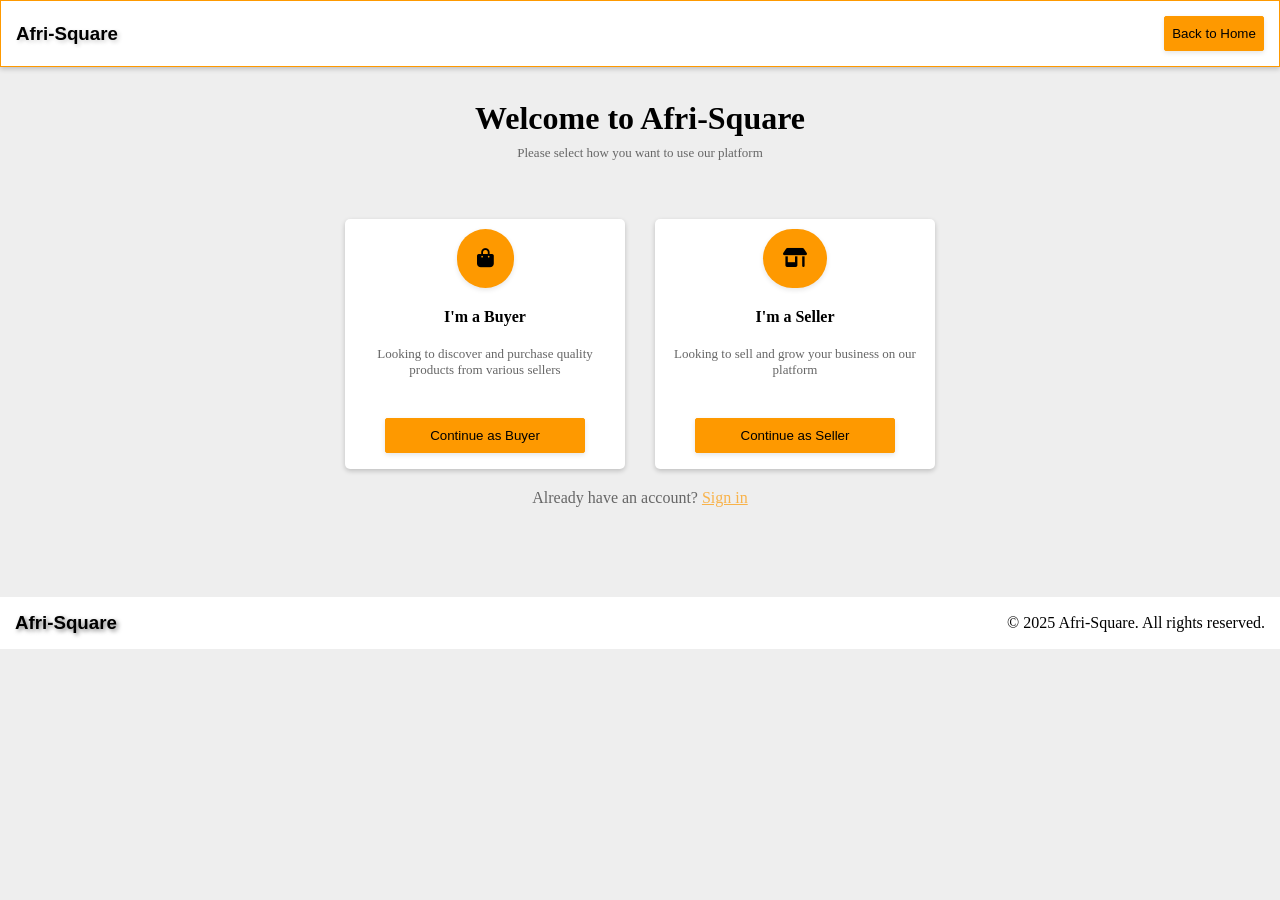
<file: HTML/create-acc.html>
<!DOCTYPE html>
<html lang="en">
<head>
    <meta charset="UTF-8">
    <meta name="viewport" content="width=device-width, initial-scale=1.0">
    <link rel="stylesheet" href="https://cdnjs.cloudflare.com/ajax/libs/font-awesome/6.4.0/css/all.min.css">
     <link href="https://fonts.googleapis.com/css2?family=Poppins:wght@300;400;500;600;700&display=swap" rel="stylesheet">
    <link rel="stylesheet" href="/CSS/create-acc.css">
    <title>Afri-Square/account type</title>
</head>
<body>
    <header>
        <span>
             <h3 style="text-shadow: 2px 2px 4px rgba(0,0,0,0.2);font-family: 'Segoe UI', sans-serif;">Afri-Square</h3>
        </span>
        <ul class="nav">
            <li><a href="/index.html"><button class="home-btn">Back to Home</button></a></li>
        </ul>
    </header>

    <h1>Welcome to Afri-Square</h1>
    <p style="text-align: center; line-height: 2rem; font-size: small; color: #666;">Please select how you want to use our platform</p>

    <div class="selection">
        <div class="buyer">
            <i class="fas fa-shopping-bag"></i>
            <h4>I'm a Buyer</h4>
            <p style="margin-bottom: 40px; color: #666; font-size: small;">Looking to discover and purchase quality products from various sellers</p>
            <button class="btn">Continue as Buyer</button>
        </div>

        <div class="seller">
             <i class="fas fa-shop"></i>
            <h4>I'm a Seller</h4>
            <p style="margin-bottom: 40px; color: #666; font-size: small;">Looking to sell and grow your business on our platform</p>
            <button class="btn">Continue as Seller</button>
        </div>
    </div>
    <p style="text-align: center;color: #666;">Already have an account? <span><a href="">Sign in</a></span></p>

    <footer>
        <span>
             <h3 style="text-shadow: 2px 2px 4px rgba(0,0,0,0.5);font-family: 'Segoe UI', sans-serif;">Afri-Square</h3>
        </span>

        <ul>
            <li style="list-style-type: none;">© 2025 Afri-Square. All rights reserved.</li>
        </ul>
    </footer>
</body>
</html>
</file>
<file: CSS/create-acc.css>
*{
    margin: 0;
    padding: 0;
    box-sizing: border-box;
}

body{
    background-color: #eee;
}

header{
    display: flex;
    justify-content: space-between;
    align-items: center;
    box-shadow: 0 2px 5px rgba(0,0,0,0.2);
    padding: 15px;
    border: 1px solid #FE9900;
    background-color: white;
    position: fixed;
    width: 100%;
}

.nav{
    list-style-type: none;
}

h1{
    text-align: center;
    padding-top: 100px;
}


.selection{
    display: flex;
    flex-wrap: wrap;
    gap: 30px;
    margin-top: 50px;
    justify-content: center;
    align-items: center;
    margin-bottom: 20px;
}

.buyer, .seller{
    background-color: white;
    height: 250px;
    width: 280px;
    padding: 10px;
    text-align: center;
    border-radius: 5px;
    box-shadow: 0 2px 5px rgba(0,0,0,0.2);
}

.fa-shopping-bag, .fa-shop{
    background-color: #FE9900;
    padding: 20px;
    border-radius: 100px;
    margin-bottom: 20px;
    box-shadow: 0 2px 5px rgba(0,0,0,0.1);
    font-size: larger;
}

h4{
    margin-bottom: 20px;
}

.btn{
    height: 35px;
    width: 200px;
    border-radius: 2px;
    outline: none;
    border: 1px solid #FE9900;
    background-color: #FE9900;
    box-shadow: 0 2px 5px rgba(0,0,0,0.1);
}

.home-btn{
    height: 35px;
    width: 100px;
    border-radius: 2px;
    outline: none;
    border: 1px solid #FE9900;
    background-color: #FE9900;
    box-shadow: 0 2px 5px rgba(0,0,0,0.1);
}

a{
    color: #fe9800b0;
}

a:hover{
    color: #FE9900;
}

footer{
    display: flex;
    flex-wrap: wrap;
    justify-content: space-between;
    align-items: center;
    margin-top: 90px;
    padding-bottom: 30px;
    padding: 15px;
    background-color: white;
}

/* responsive */

@media (max-width: 576px){
    footer{
        text-align: center;
        flex-direction: column;
        gap: 10px;
    }
}
</file>
